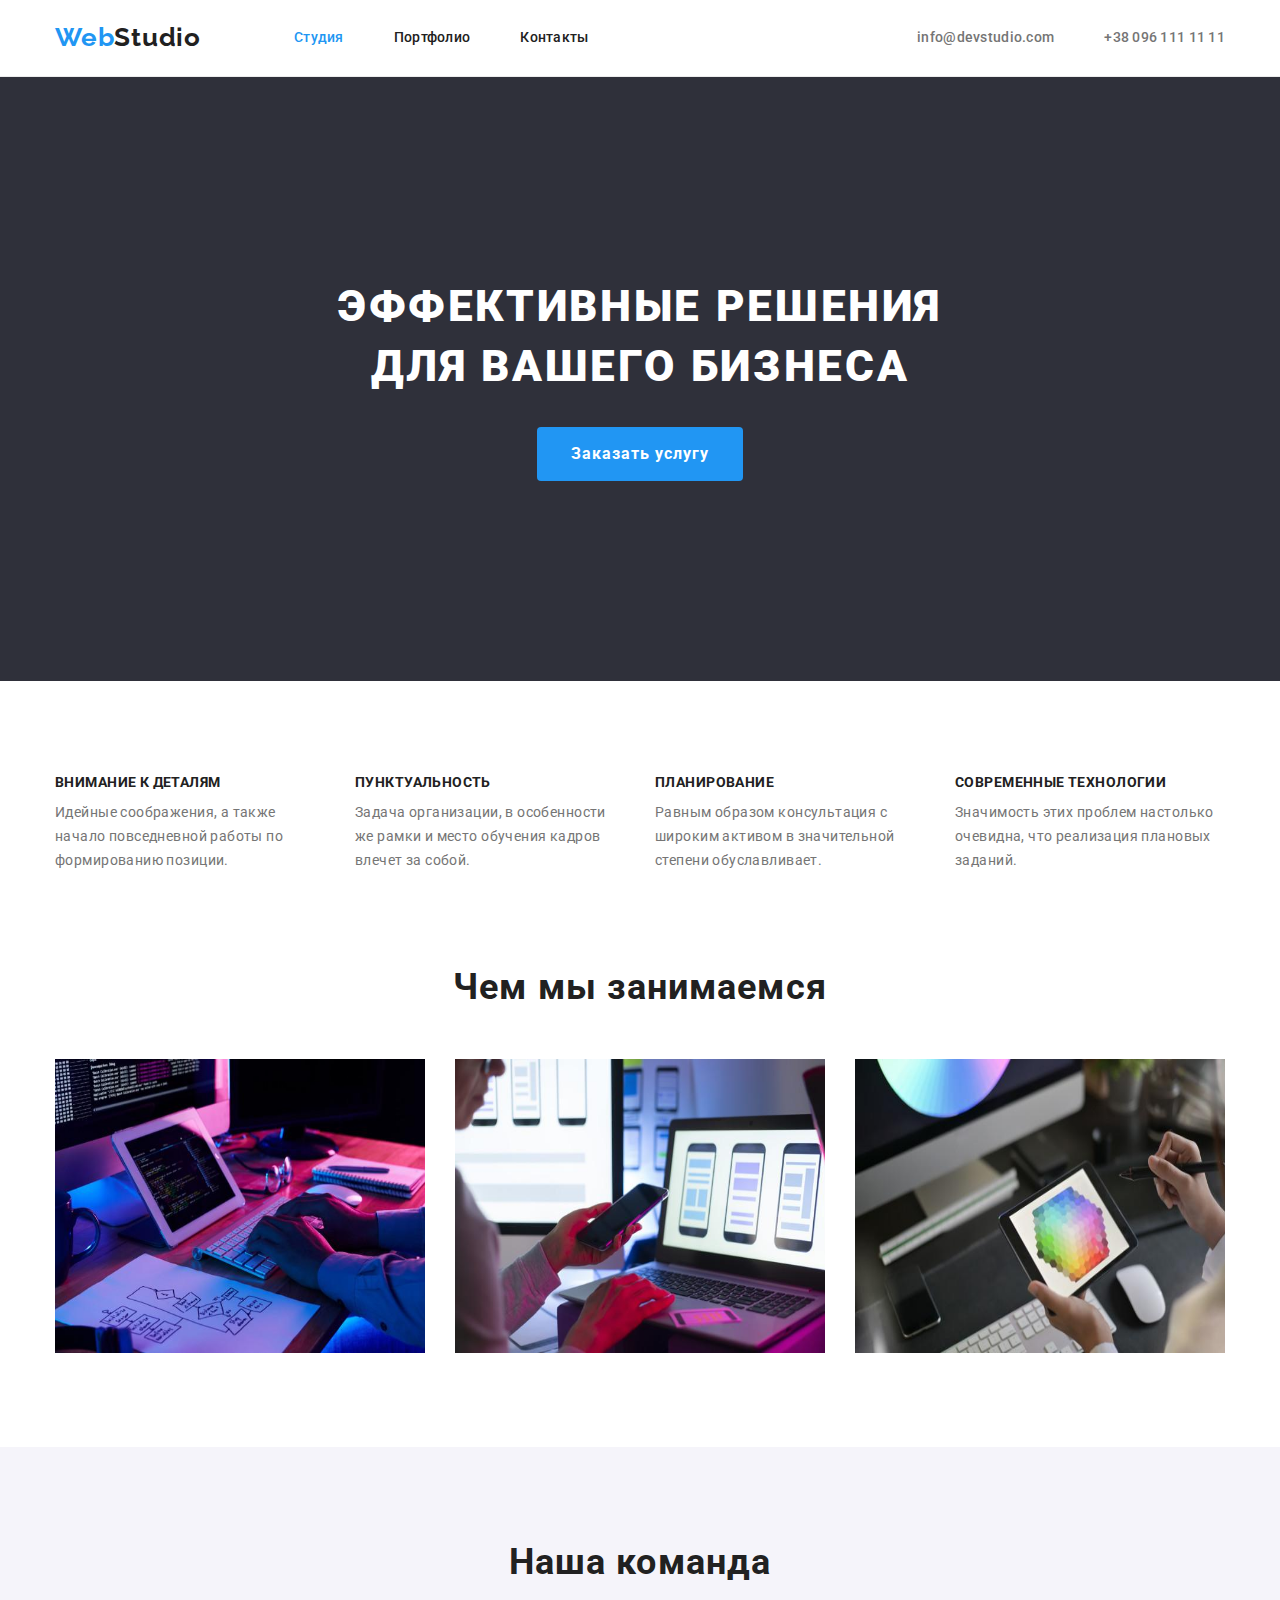
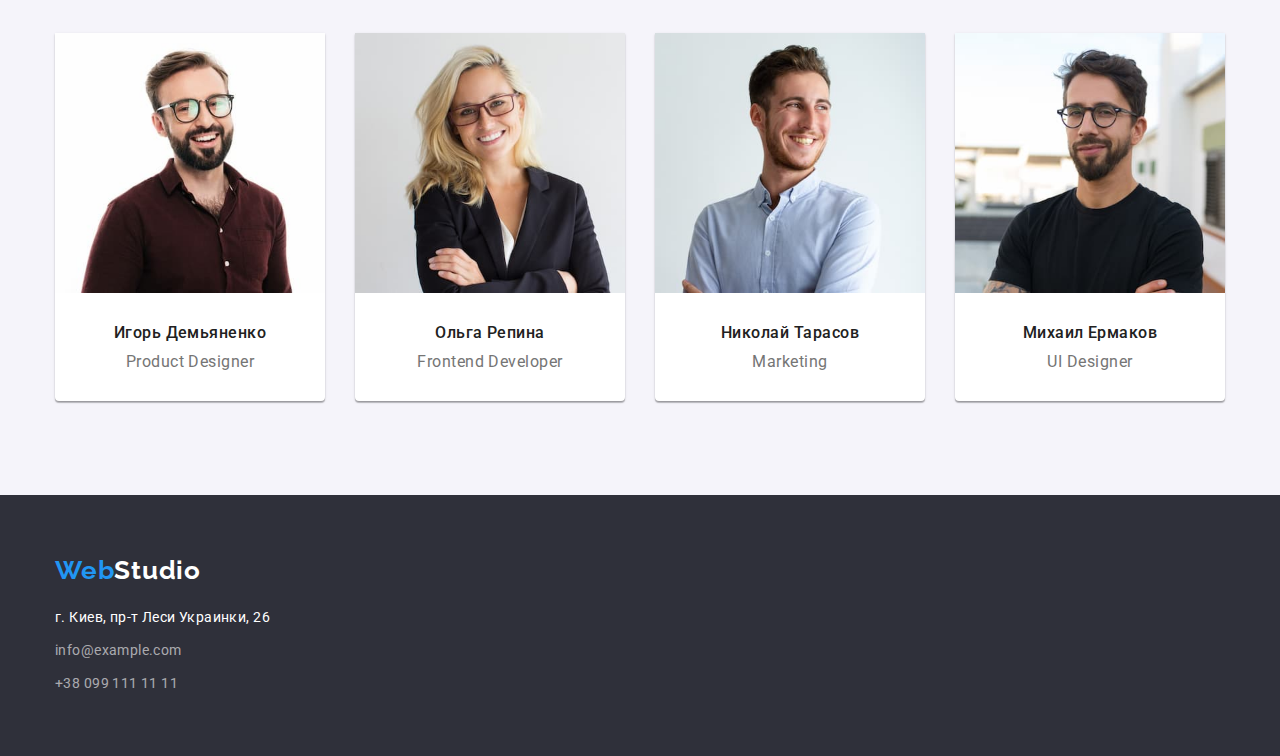
<file: index.html>
<!DOCTYPE html>
<html lang="ru">
  <head>
    <meta charset="UTF-8" />
    <meta http-equiv="X-UA-Compatible" content="IE=edge" />
    <meta name="viewport" content="width=device-width, initial-scale=1.0" />
    <title>WebStudio</title>
    <link rel="preconnect" href="https://fonts.googleapis.com" />
    <link rel="preconnect" href="https://fonts.gstatic.com" crossorigin />
    <link
      href="https://fonts.googleapis.com/css2?family=Raleway:wght@700&family=Roboto:wght@400;500;700;900&display=swap"
      rel="stylesheet"
    />
    <link
      rel="stylesheet"
      href="https://cdnjs.cloudflare.com/ajax/libs/modern-normalize/1.1.0/modern-normalize.min.css"
    />
    <link rel="stylesheet" href="./css/styles.css" />
  </head>
  <body>
    <header class="header">
      <div class="container main-menu">
        <nav class="main-menu-nav">
          <a href="#" class="logo"><span>Web</span>Studio</a>
          <ul class="site-nav list">
            <li class="item"><a href="./" class="nav-link active">Студия</a></li>
            <li class="item"><a href="./portfolio.html" class="nav-link">Портфолио</a></li>
            <li class="item"><a href="#" class="nav-link">Контакты</a></li>
          </ul>
        </nav>
        <ul class="contact list">
          <li class="item">
            <a class="nav-link" href="mailto:info@devstudio.com">info@devstudio.com</a>
          </li>
          <li class="item">
            <a class="nav-link" href="tel:+380961111111">+38 096 111 11 11</a>
          </li>
        </ul>
      </div>
    </header>
    <main>
      <!-- Hero-->
      <section class="section hero">
        <div class="container">
          <h1 class="hero-title">Эффективные решения для вашего бизнеса</h1>
          <button type="button" class="hero-button">Заказать услугу</button>
        </div>
      </section>

      <!--  Особенности  -->
      <section class="section features">
        <div class="container">
          <ul class="features-list list">
            <li class="item">
              <h3 class="title">Внимание к деталям</h3>
              <p class="content">
                Идейные соображения, а также начало повседневной работы по формированию позиции.
              </p>
            </li>
            <li class="item">
              <h3 class="title">Пунктуальность</h3>
              <p class="content">
                Задача организации, в особенности же рамки и место обучения кадров влечет за собой.
              </p>
            </li>
            <li class="item">
              <h3 class="title">Планирование</h3>
              <p class="content">
                Равным образом консультация с широким активом в значительной степени обуславливает.
              </p>
            </li>
            <li class="item">
              <h3 class="title">Современные технологии</h3>
              <p class="content">
                Значимость этих проблем настолько очевидна, что реализация плановых заданий.
              </p>
            </li>
          </ul>
        </div>
      </section>

      <!-- What are we doing -->
      <section class="section">
        <div class="container we-doing">
          <h2 class="section-title">Чем мы занимаемся</h2>
          <ul class="list">
            <li class="item">
              <img
                src="./images/home/img_1.jpg"
                alt="Мужчина набирает код"
                width="370"
                height="294"
              />
            </li>
            <li class="item">
              <img
                src="./images/home/img_2.jpg"
                alt="Женщина подбирает дизайн"
                width="370"
                height="294"
              />
            </li>
            <li class="item">
              <img
                src="./images/home/img_3.jpg"
                alt="Девушка подбирает цвет"
                width="370"
                height="294"
              />
            </li>
          </ul>
        </div>
      </section>

      <!-- our team -->
      <section class="section bg-grey">
        <div class="container our-team">
          <h2 class="section-title">Наша команда</h2>
          <ul class="list">
            <li class="item">
              <img
                src="./images/home/1.jpg"
                alt="Игорь Демьяненко - Product Designer"
                width="270"
                height="260"
              />
              <div class="our-team-wrapper">
                <h3 class="title">Игорь Демьяненко</h3>
                <p class="content">Product Designer</p>
              </div>
            </li>
            <li class="item">
              <img
                src="./images/home/2.jpg"
                alt="Ольга Репина - Frontend Developer"
                width="270"
                height="260"
              />
              <div class="our-team-wrapper">
                <h3 class="title">Ольга Репина</h3>
                <p class="content">Frontend Developer</p>
              </div>
            </li>
            <li class="item">
              <img
                src="./images/home/3.jpg"
                alt="Николай Тарасов - Marketing"
                width="270"
                height="260"
              />
              <div class="our-team-wrapper">
                <h3 class="title">Николай Тарасов</h3>
                <p class="content">Marketing</p>
              </div>
            </li>
            <li class="item">
              <img
                src="./images/home/4.jpg"
                alt="Михаил Ермаков - UI Designer"
                width="270"
                height="260"
              />
              <div class="our-team-wrapper">
                <h3 class="title">Михаил Ермаков</h3>
                <p class="content">UI Designer</p>
              </div>
            </li>
          </ul>
        </div>
      </section>
    </main>
    <footer class="footer">
      <div class="container">
        <a href="#" class="logo"><span>Web</span>Studio</a>
        <address class="address">г. Киев, пр-т Леси Украинки, 26</address>
        <ul class="footer-contact list">
          <li class="item"><a class="link" href="mailto:info@example.com">info@example.com</a></li>
          <li class="item"><a class="link" href="tel:+380991111111">+38 099 111 11 11</a></li>
        </ul>
      </div>
    </footer>
  </body>
</html>
</file>
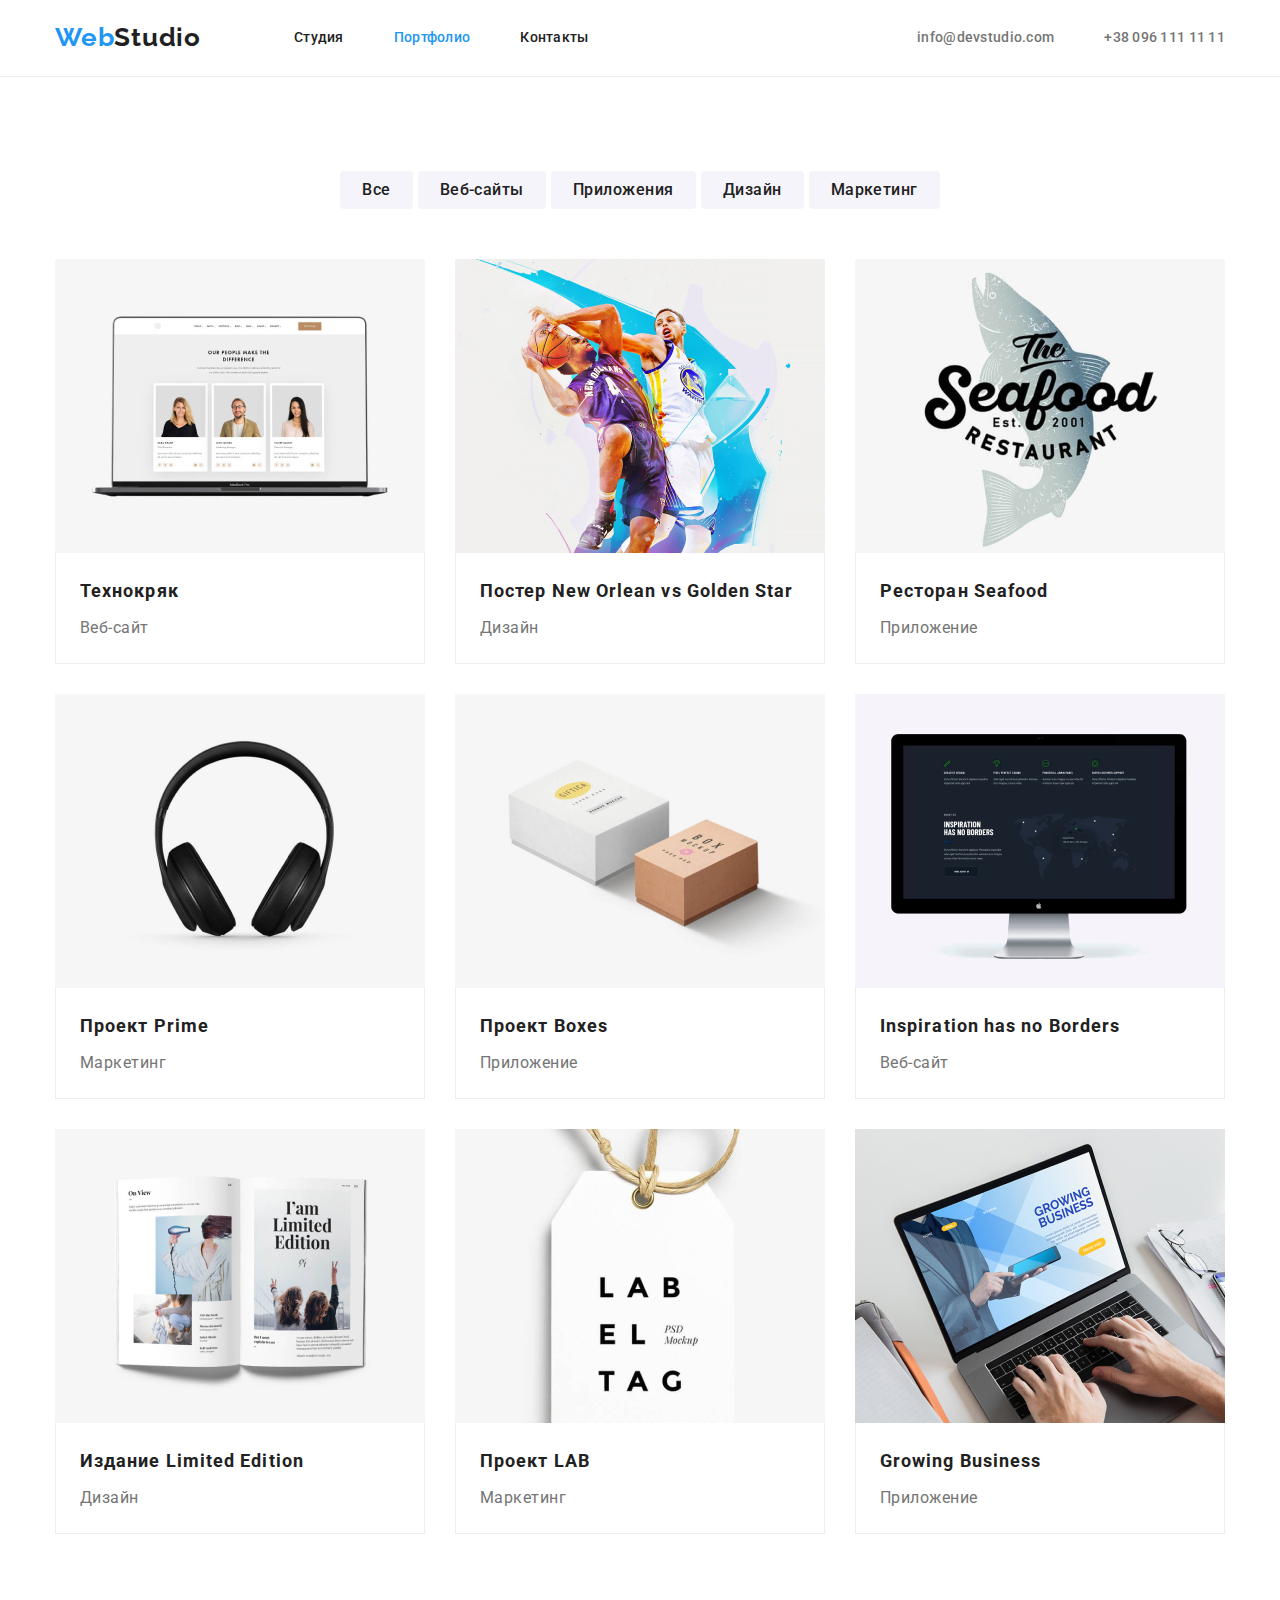
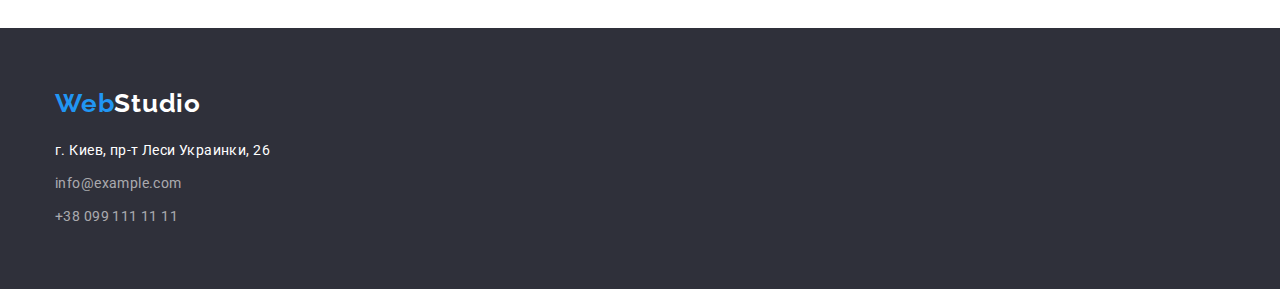
<file: portfolio.html>
<!DOCTYPE html>
<html lang="ru">
  <head>
    <meta charset="UTF-8" />
    <meta http-equiv="X-UA-Compatible" content="IE=edge" />
    <meta name="viewport" content="width=device-width, initial-scale=1.0" />
    <title>WebStudio</title>
    <link
      href="https://fonts.googleapis.com/css2?family=Raleway:wght@700&family=Roboto:wght@400;500;700;900&display=swap"
      rel="stylesheet"
    />
    <link
      rel="stylesheet"
      href="https://cdnjs.cloudflare.com/ajax/libs/modern-normalize/1.1.0/modern-normalize.min.css"
    />
    <link rel="stylesheet" href="./css/styles.css" />
  </head>
  <body>
    <header class="header">
      <div class="container main-menu">
        <nav class="main-menu-nav">
          <a href="#" class="logo"><span>Web</span>Studio</a>
          <ul class="site-nav list">
            <li class="item"><a href="./" class="nav-link">Студия</a></li>
            <li class="item"><a href="./portfolio.html" class="nav-link active">Портфолио</a></li>
            <li class="item"><a href="#" class="nav-link">Контакты</a></li>
          </ul>
        </nav>
        <ul class="contact list">
          <li class="item">
            <a class="nav-link" href="mailto:info@devstudio.com">info@devstudio.com</a>
          </li>
          <li class="item">
            <a class="nav-link" href="tel:+380961111111">+38 096 111 11 11</a>
          </li>
        </ul>
      </div>
    </header>
    <main>
      <section class="section">
        <div class="container portfolio">
          <ul class="portfolio-filter list">
            <li class="item"><button type="button" class="button">Все</button></li>
            <li class="item"><button type="button" class="button">Веб-сайты</button></li>
            <li class="item"><button type="button" class="button">Приложения</button></li>
            <li class="item"><button type="button" class="button">Дизайн</button></li>
            <li class="item"><button type="button" class="button">Маркетинг</button></li>
          </ul>

          <ul class="portfolio-projects list">
            <li class="item">
              <img src="./images/portfolio/project1.jpg" alt="Технокряк" width="370" height="294" />
              <div class="portfolio-wrapper">
                <h2 class="title">Технокряк</h2>
                <p class="content">Веб-сайт</p>
              </div>
            </li>
            <li class="item">
              <img
                src="./images/portfolio/project2.jpg"
                alt="Постер New Orlean vs Golden Star"
                width="370"
                height="294"
              />
              <div class="portfolio-wrapper">
                <h2 class="title">Постер New Orlean vs Golden Star</h2>
                <p class="content">Дизайн</p>
              </div>
            </li>
            <li class="item">
              <img
                src="./images/portfolio/project3.jpg"
                alt="Ресторан Seafood"
                width="370"
                height="294"
              />
              <div class="portfolio-wrapper">
                <h2 class="title">Ресторан Seafood</h2>
                <p class="content">Приложение</p>
              </div>
            </li>
            <li class="item">
              <img
                src="./images/portfolio/project4.jpg"
                alt="Проект Prime"
                width="370"
                height="294"
              />
              <div class="portfolio-wrapper">
                <h2 class="title">Проект Prime</h2>
                <p class="content">Маркетинг</p>
              </div>
            </li>
            <li class="item">
              <img
                src="./images/portfolio/project5.jpg"
                alt="Проект Boxes"
                width="370"
                height="294"
              />
              <div class="portfolio-wrapper">
                <h2 class="title">Проект Boxes</h2>
                <p class="content">Приложение</p>
              </div>
            </li>
            <li class="item">
              <img
                src="./images/portfolio/project6.jpg"
                alt="Inspiration has no Borders"
                width="370"
                height="294"
              />
              <div class="portfolio-wrapper">
                <h2 class="title">Inspiration has no Borders</h2>
                <p class="content">Веб-сайт</p>
              </div>
            </li>
            <li class="item">
              <img
                src="./images/portfolio/project7.jpg"
                alt="Издание Limited Edition"
                width="370"
                height="294"
              />
              <div class="portfolio-wrapper">
                <h2 class="title">Издание Limited Edition</h2>
                <p class="content">Дизайн</p>
              </div>
            </li>
            <li class="item">
              <img
                src="./images/portfolio/project8.jpg"
                alt="Проект LAB"
                width="370"
                height="294"
              />
              <div class="portfolio-wrapper">
                <h2 class="title">Проект LAB</h2>
                <p class="content">Маркетинг</p>
              </div>
            </li>
            <li class="item">
              <img
                src="./images/portfolio/project9.jpg"
                alt="Growing Business"
                width="370"
                height="294"
              />
              <div class="portfolio-wrapper">
                <h2 class="title">Growing Business</h2>
                <p class="content">Приложение</p>
              </div>
            </li>
          </ul>
        </div>
      </section>
    </main>
    <footer class="footer">
      <div class="container">
        <a href="#" class="logo"><span>Web</span>Studio</a>
        <address class="address">г. Киев, пр-т Леси Украинки, 26</address>
        <ul class="footer-contact list">
          <li class="item"><a class="link" href="mailto:info@example.com">info@example.com</a></li>
          <li class="item"><a class="link" href="tel:+380991111111">+38 099 111 11 11</a></li>
        </ul>
      </div>
    </footer>
  </body>
</html>
</file>
<file: css/styles.css>
:root {
  --background-color: #ffffff;
  --main-color: #757575; /* основной цвет текста */
  --heading-color: #212121; /* вторичный цвет текста (цвет заголовков) */
  --accent-color: #2196f3; /* цвет акцента  и основной цвет кнопки)   */
  --white-color: #ffffff;
  --second-background-color: #2f303a;
  --footer-contact-color: rgba(255, 255, 255, 0.6);
}

body {
  background-color: var(--background-color);
  color: var(--main-color);
  font-family: 'Roboto', sans-serif;
}
h1,
h2,
h3 {
  margin: 0;
  padding: 0;
}

ul {
  margin: 0;
  padding: 0;
}
p {
  margin: 0;
}
img {
  display: block;
}

.list {
  list-style: none;
}

.section {
  padding-top: 94px;
  padding-bottom: 94px;
}

.bg-grey {
  background-color: #f5f4fa;
}

/* CONTAINER */
.container {
  width: 1200px;
  padding-left: 15px;
  padding-right: 15px;
  margin-left: auto;
  margin-right: auto;
}

/*  HEADER */
.header {
  border-bottom: 1px solid #ececec;
}

/* logo */
.logo {
  display: block;
  padding-top: ;
  font-family: 'Raleway', sans-serif;
  font-weight: 700;
  font-size: 26px;
  line-height: 1.2;
  letter-spacing: 0.03em;
  color: var(--heading-color);
  text-decoration: none;
}
.logo span {
  color: var(--accent-color);
}

/* nav */
.nav-link.active {
  color: var(--accent-color);
}

.main-menu {
  display: flex;
  align-items: center;
}

.main-menu-nav {
  display: flex;
  align-items: center;
}

.site-nav {
  display: flex;
  align-items: center;
  margin-left: 93px;
}

.site-nav .item:not(:last-child) {
  display: block;
  margin-right: 50px;
  text-decoration: none;
}

.contact {
  display: flex;
  margin-left: auto;
}
.contact .item + .item {
  margin-left: 50px;
}

.main-menu .nav-link {
  display: block;
  padding: 30px 0;
  text-decoration: none;
}

.site-nav .nav-link:hover,
.site-nav .nav-link:focus,
.contact .nav-link:hover,
.contact .nav-link:focus {
  color: var(--accent-color);
}

.nav-link {
  color: var(--heading-color);
  font-weight: 500;
  font-size: 14px;
  line-height: 1.14;
  letter-spacing: 0.02em;
}
/* contact list */
.contact .nav-link {
  font-weight: 500;
  font-size: 14px;
  line-height: 1.14;
  letter-spacing: 0.02em;
  color: var(--main-color);
}

/* MAIN */
.section-title {
  font-weight: 700;
  font-size: 36px;
  line-height: 1.17;
  text-align: center;
  letter-spacing: 0.03em;
  color: var(--heading-color);
}

/* hero */
.section.hero {
  padding: 200px 0;
  text-align: center;
  background-color: var(--second-background-color);
}

.hero-title {
  width: 696px;
  margin: 0 auto;
  margin-bottom: 30px;
  font-weight: 900;
  font-size: 44px;
  line-height: 1.36;
  text-align: center;
  letter-spacing: 0.06em;
  text-transform: uppercase;
  color: var(--white-color);
}
.hero-button {
  background-color: var(--accent-color);
  border-color: transparent;
  padding: 10px 32px;
  border-radius: 4px;
  font-weight: 700;
  font-size: 16px;
  line-height: 1.88;
  text-align: center;
  letter-spacing: 0.06em;
  color: var(--white-color);

  cursor: pointer;
}

/* features-list */
.features {
  padding-bottom: 0;
}

.features-list {
  display: flex;
  justify-content: center;
  align-items: center;
  font-size: 14px;
  line-height: 1.71;
  letter-spacing: 0.03em;
  color: var(--main-color);
}
.features-list .item {
  width: 270px;
}

.features-list .item:not(:last-child) {
  margin-right: 30px;
}

.features-list .title {
  margin-bottom: 10px;
  font-weight: 700;
  font-size: 14px;
  line-height: 1.14;
  letter-spacing: 0.03em;
  text-transform: uppercase;
  color: var(--heading-color);
}

/* --------------------- What are we doing --------------*/
.we-doing .section-title {
  margin-bottom: 50px;
}

.we-doing .list {
  display: flex;
  align-items: center;
}

.we-doing .item {
  width: 370px;
}

.we-doing .item:not(:last-child) {
  margin-right: 30px;
}

/* ---------------------------- OUR TEAM ---------------------------------------------------- */
.our-team .section-title {
  margin-bottom: 50px;
}

.our-team .list {
  display: flex;
}

.our-team .item {
  background-color: var(--white-color);
  width: 270px;
  box-shadow: 0px 1px 3px rgba(0, 0, 0, 0.12), 0px 1px 1px rgba(0, 0, 0, 0.14),
    0px 2px 1px rgba(0, 0, 0, 0.2);
  border-radius: 0px 0px 4px 4px;
}

.our-team .item:not(:last-child) {
  margin-right: 30px;
}

.our-team .content {
  font-size: 16px;
  line-height: 1.19;
  text-align: center;
  letter-spacing: 0.03em;
  color: var(--main-color);
}

.our-team .title {
  margin-bottom: 10px;
  font-weight: 500;
  font-size: 16px;
  line-height: 1.19;
  text-align: center;
  letter-spacing: 0.03em;
  color: var(--heading-color);
}

.our-team-wrapper {
  padding: 30px 0;
}

/* ------------------------------------ PORTFOLIO ----------------------------------------- */

/* .portfolio {
  text-align: center;
} */
.portfolio-filter {
  display: flex;
  justify-content: center;
  margin-bottom: 50px;
}

.portfolio-filter .button {
  padding: 6px 22px;
  border-radius: 4px;
  cursor: pointer;
  border: none;
  font-family: inherit;
  font-weight: 500;
  font-size: 16px;
  line-height: 1.62;
  text-align: center;
  letter-spacing: 0.03em;
  color: var(--heading-color);
  background-color: #f5f4fa;
}

.portfolio-filter .item:not(:last-child) {
  margin-right: 5px;
}

.portfolio .button:hover,
.portfolio .button:focus {
  background-color: var(--accent-color);
  color: var(--white-color);
  box-shadow: 0px 3px 1px rgba(0, 0, 0, 0.1), 0px 1px 2px rgba(0, 0, 0, 0.08),
    0px 2px 2px rgba(0, 0, 0, 0.12);
}

.portfolio-projects {
  display: flex;
  flex-wrap: wrap;
  margin: -15px;
}

.portfolio-projects .item {
  width: 370px;
  margin: 15px;
}

.portfolio-projects .title {
  margin-bottom: 4px;
  font-weight: 700;
  font-size: 18px;
  line-height: 2;
  letter-spacing: 0.06em;
  color: var(--heading-color);
}

.portfolio-wrapper {
  padding: 20px 24px;
  border: 1px solid #eeeeee;
  border-top: none;
}

.portfolio .content {
  font-size: 16px;
  line-height: 1.88;
  letter-spacing: 0.03em;
  color: var(--main-color);
}

/* --------------------------------------- FOOTER --------------------------------------- */

.footer {
  background-color: var(--second-background-color);
  padding-top: 60px;
  padding-bottom: 60px;
}
.footer .logo {
  display: inline-block;
  margin-bottom: 20px;
  color: var(--white-color);
  text-decoration: none;
}
.footer .address {
  font-style: inherit;
  font-size: 14px;
  line-height: 1.71;
  letter-spacing: 0.03em;
  color: var(--white-color);
}
.footer-contact {
  margin-top: 9px;
}
.footer-contact .item + .item {
  margin-top: 9px;
}
.footer-contact .link {
  font-size: 14px;
  line-height: 1.71;
  letter-spacing: 0.03em;
  color: var(--footer-contact-color);
  text-decoration: none;
}
.footer-contact .link:hover,
.footer-contact .link:focus {
  color: var(--accent-color);
}
</file>
